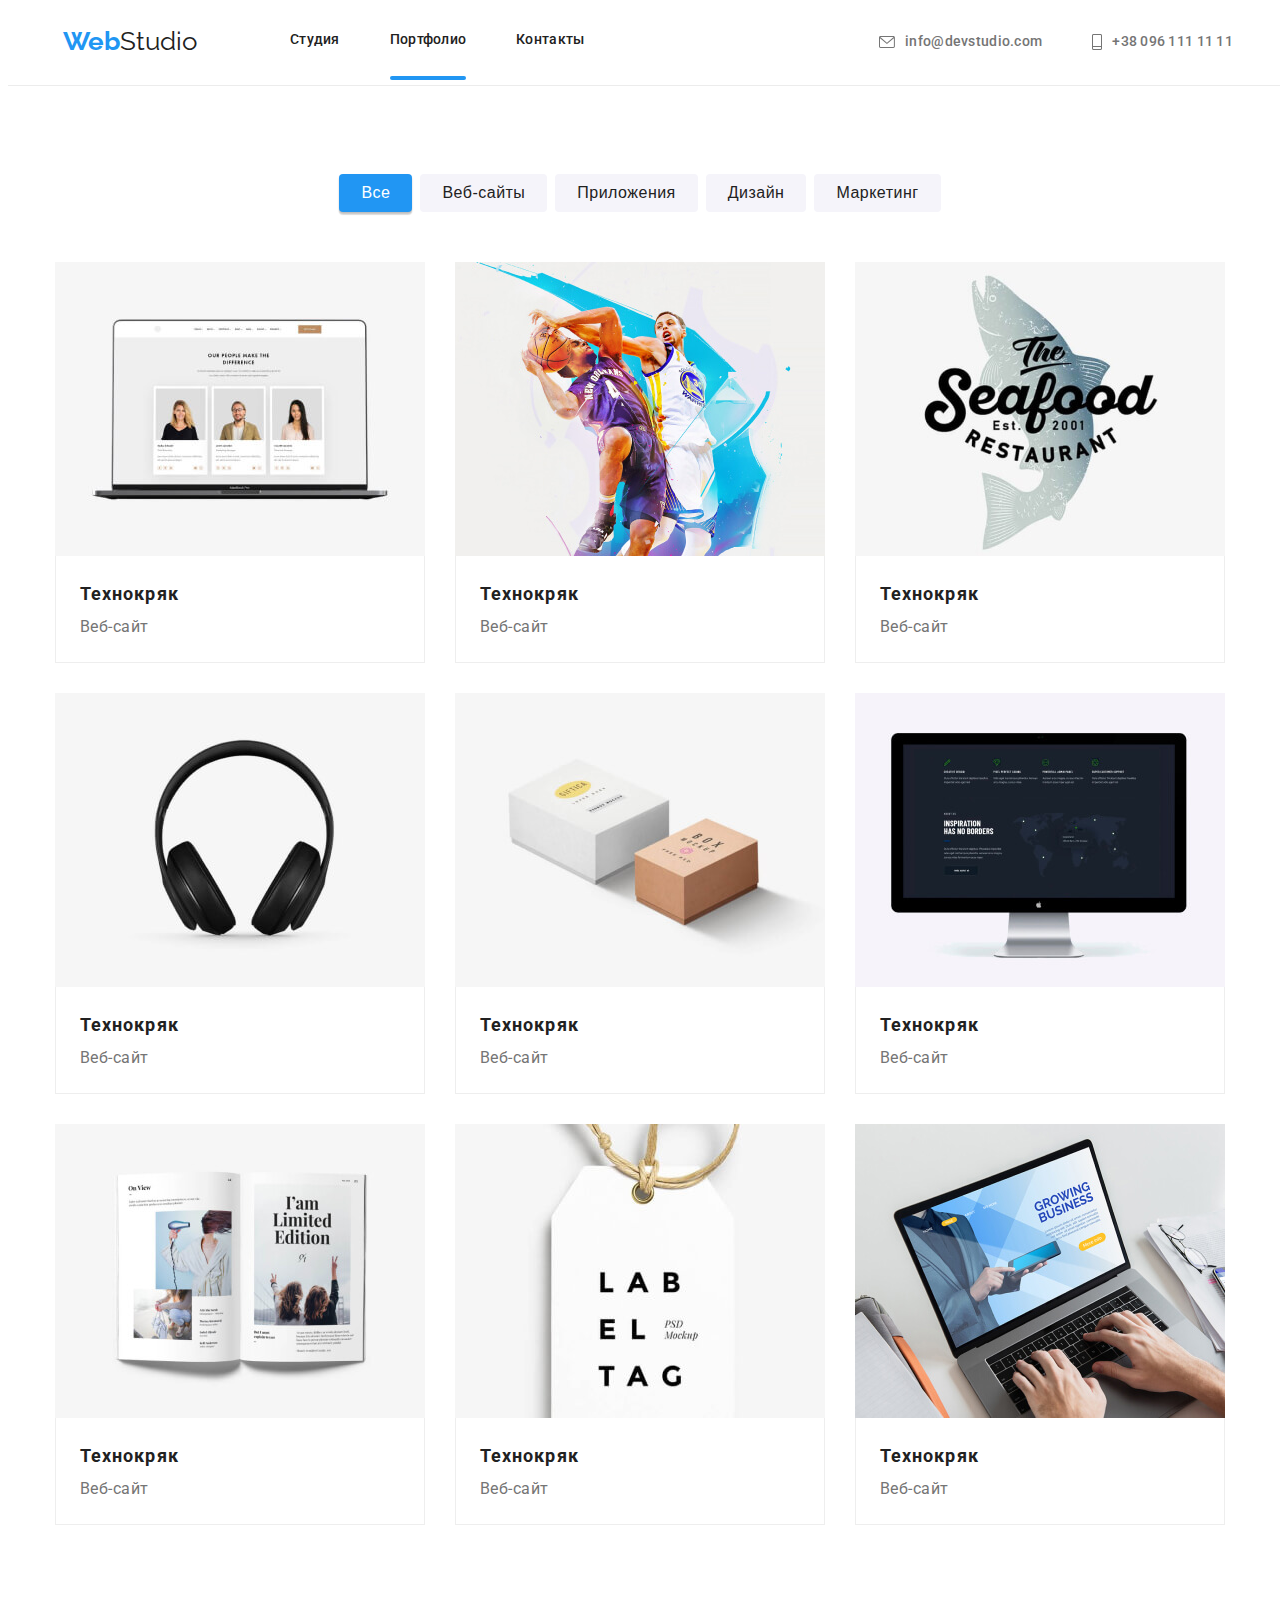
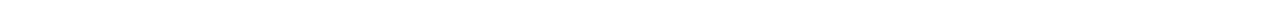
<file: portfolio.html>
<!DOCTYPE html>
<html lang="ru">
  <head>
    <meta charset="UTF-8" />
    <meta name="viewport" content="width=device-width,initial-scale=1.0" />
    <title>WebStudio</title>
    <link rel="preconnect" href="https://fonts.gstatic.com" />
    <link
      href="https://fonts.googleapis.com/css2?family=Oleo+Script&family=Raleway:wght@700&family=Roboto:wght@400;500;700;900&display=swap"
      rel="stylesheet"
    />
    <link
      rel="stylesheet"
      href="https://cdnjs.cloudflare.com/ajax/libs/modern-normalize/1.0.0/modern-normalize.min.css"
      integrity="sha512-ISS7cAi1PEhQ8jnbJpJZMd29NlhNj4AWYyLOSp2CE/CsHxTCu+r+t0D2yoJudVrd0/8fTVPUVDzY5Tvli75u/g=="
      crossorigin="anonymous"
    />
    <link rel="stylesheet" href="./css/main.min.css" />
  </head>

  <body class="page">
    <header class="header">
      <div class="container header__container">
        <nav class="nav">
          <a class="logo header__logo" href="./index.html">Web<span class="header__logo--accent">Studio</span></a>
          <ul class="nav-list list">
            <li class="nav__item"><a class="nav__link link" href="./index.html">Студия</a></li>
            <li class="nav__item"><a class="nav__link link nav__link--current current" href="./portfolio.html">Портфолио</a></li>
            <li class="nav__item"><a class="nav__link link" href="">Контакты</a></li>
          </ul>
        </nav>

        <button class="nav-open" ><svg width="24" height="16" class="icon-burger">
          <use href="./images/sprite.svg#icon-burger"></use></svg></button>

        <ul class="contacts-list list">
          <li class="contacts-list__item">
            <a class="contacts-list__link link" href="mailto:info@devstudio.com"
              ><svg class="contacts-list__icon" width="16" height="12">
                <use href="./images/sprite.svg#icon-envelope"></use></svg>info@devstudio.com</a>
          </li>
          <li class="contacts-list__item">
            <a class="contacts-list__link link" href="tel:+380961111111"><svg class=" contacts-list__icon" width="10" height="16">
                <use href="./images/sprite.svg#icon-smartphone"></use></svg>+38 096 111 11 11</a>
          </li>
        </ul>
      </div>

      <div class="mobile-nav is-hidden">
        <div class="container mobile-nav__container">
          <button class="nav-close"><svg width="25" height="25" class="icon-close">
            <use href="./images/sprite.svg#icon-close"></use></svg></button>

          <ul class="mobile-nav__list list">
            <li class="mobile-nav__item"><a class="mobile-nav__link  mobile-nav__link--accent link" href="">Студия</a></li>
            <li class="mobile-nav__item"><a class="mobile-nav__link link" href="">Портфолио</a></li>
            <li class="mobile-nav__item"><a class="mobile-nav__link link" href="">Контакты</a></li>
          </ul>
          <div class="mobile-bottom">
          <ul class="mobile-contacts__list list">
            <li class="mobile-contacts__item"><a class="mobile-contacts__link--tel link href=">+38 096 111 11 11</a></li>
            <li class="mobile-contacts__item"><a class="mobile-contacts__link--email link href=">info@devstudio.com</a></li>
          </ul>
          <ul class="mobile-social__list list">
            <li class="mobile-social__item"><a class="mobile-social__link link" href="">Instagram</a></li>
            <li class="mobile-social__item"><a class="mobile-social__link link" href="">Twitter</a></li>
            <li class="mobile-social__item"><a class="mobile-social__link link" href="">Facebook</a></li>
            <li class="mobile-social__item"><a class="mobile-social__link link" href="">linkedIn</a></li>
          </ul>
        </div>
        </div>
    </div>


    </header>
    
    <!-- Portfolio Page content -->
    <main>
      <section class="gallery section">
        <div class="container">
        <h1 class="visually-hidden">Gallery</h1>
        <ul class="filter-list list">
          <li class="filter-list__item"><button type="button" class="filter-list__button--all">Все</button></li>
          <li class="filter-list__item"><button type="button" class="filter-list__button">Веб-сайты</button></li>
          <li class="filter-list__item"><button type="button" class="filter-list__button">Приложения</button></li>
          <li class="filter-list__item"><button type="button" class="filter-list__button">Дизайн</button></li>
          <li class="filter-list__item"><button type="button" class="filter-list__button">Маркетинг</button></li>
        </ul>
  
        <ul class="gallery-list list">
          <li class="gallery-list__item">
            <a class="gallery-list__link link" href="#">
              <div class="gallery-list__thum">
                <picture>       
                  <source srcset="./images/desktop/portfolio/portfolio1.jpg 1x, ./images/desktop/portfolio/portfolio1@2x.jpg 2x" media="(min-width:1200px)">
                  <source srcset="./images/tablet/portfolio/portfolio1.jpg 1x, ./images/tablet/portfoloi/portfolio1@2x.jpg 2x" media="(min-width:768px)">       
                  <source srcset="./images/mobile/portfolio/portfolio1.jpg 1x, ./images/mobile/portfolio/portfolio1@2x.jpg 2x" media="(min-width:320px)">              
                <img class="gallery-list__img" src="./images/mobile/portfolio1.jpg" alt="picture of a laptop" aria-label="picture of a laptop">
                </picture>
  
              <p class="gallery-list__overlay">Технокряк это современная площадка распространения коронавируса. Компании используют эту платформу для цифрового шпионажа и атак на защищённые сервера конкурентов.</p>
            </div>
              <div class="gallery-list__text">
                <h3 class="gallery-list__title">Технокряк</h3>
                <p class="gallery-list__describtion">Веб-сайт</p>
              </div>
            </a>
          </li>
          <li class="gallery-list__item">
            <a class="gallery-list__link link" href="#">
              <div class="gallery-list__thum">
                <picture>       
                  <source srcset="./images/desktop/portfolio/portfolio2.jpg 1x, ./images/desktop/portfolio/portfolio2@2x.jpg 2x" media="(min-width:1200px)">
                  <source srcset="./images/tablet/portfolio/portfolio2.jpg 1x, ./images/tablet/portfoloi/portfolio2@2x.jpg 2x" media="(min-width:768px)">       
                  <source srcset="./images/mobile/portfolio/portfolio2.jpg 1x, ./images/mobile/portfolio/portfolio2@2x.jpg 2x" media="(min-width:320px)">              
                <img class="gallery-list__img" src="./images/mobile/portfolio2.jpg" alt="two men playing basketball" aria-label="two men playing basketball">
                </picture>
              <p class="gallery-list__overlay">Технокряк это современная площадка распространения коронавируса. Компании используют эту платформу для цифрового шпионажа и атак на защищённые сервера конкурентов.</p>
            </div>
              <div class="gallery-list__text">
                <h3 class="gallery-list__title">Технокряк</h3>
                <p class="gallery-list__describtion">Веб-сайт</p>
              </div>
            </a>
          </li>
          <li class="gallery-list__item">
            <a class="gallery-list__link link" href="#">
              <div class="gallery-list__thum">
                <picture>       
                  <source srcset="./images/desktop/portfolio/portfolio3.jpg 1x, ./images/desktop/portfolio/portfolio3@2x.jpg 2x" media="(min-width:1200px)">
                  <source srcset="./images/tablet/portfolio/portfolio3.jpg 1x, ./images/tablet/portfoloi/portfolio3@2x.jpg 2x" media="(min-width:768px)">       
                  <source srcset="./images/mobile/portfolio/portfolio3.jpg 1x, ./images/mobile/portfolio/portfolio3@2x.jpg 2x" media="(min-width:320px)">              
                <img class="gallery-list__img" src="./images/mobile/portfolio3.jpg" alt="seafood restaurant trademark" aria-label="seafood reastaurant trademark">
                </picture>
              <p class="gallery-list__overlay">Технокряк это современная площадка распространения коронавируса. Компании используют эту платформу для цифрового шпионажа и атак на защищённые сервера конкурентов.</p>
            </div>
              <div class="gallery-list__text">
                <h3 class="gallery-list__title">Технокряк</h3>
                <p class="gallery-list__describtion">Веб-сайт</p>
              </div>
            </a>
          </li>
          <li class="gallery-list__item">
            <a class="gallery-list__link link" href="#">
              <div class="gallery-list__thum">
                <picture>       
                  <source srcset="./images/desktop/portfolio/portfolio4.jpg 1x, ./images/desktop/portfolio/portfolio4@2x.jpg 2x" media="(min-width:1200px)">
                  <source srcset="./images/tablet/portfolio/portfolio4.jpg 1x, ./images/tablet/portfoloi/portfolio4@2x.jpg 2x" media="(min-width:768px)">       
                  <source srcset="./images/mobile/portfolio/portfolio4.jpg 1x, ./images/mobile/portfolio/portfolio4@2x.jpg 2x" media="(min-width:320px)">              
                <img class="gallery-list__img" src="./images/mobile/portfolio4.jpg" alt="set of headphones" aria-label="set of headphones">
                </picture>
              <p class="gallery-list__overlay">Технокряк это современная площадка распространения коронавируса. Компании используют эту платформу для цифрового шпионажа и атак на защищённые сервера конкурентов.</p>
            </div>
              <div class="gallery-list__text">
                <h3 class="gallery-list__title">Технокряк</h3>
                <p class="gallery-list__describtion">Веб-сайт</p>
              </div>
            </a>
          </li>
          <li class="gallery-list__item">
            <a class="gallery-list__link link" href="#">
              <div class="gallery-list__thum">
                <picture>       
                  <source srcset="./images/desktop/portfolio/portfolio5.jpg 1x, ./images/desktop/portfolio/portfolio5@2x.jpg 2x" media="(min-width:1200px)">
                  <source srcset="./images/tablet/portfolio/portfolio5.jpg 1x, ./images/tablet/portfoloi/portfolio5@2x.jpg 2x" media="(min-width:768px)">       
                  <source srcset="./images/mobile/portfolio/portfolio5.jpg 1x, ./images/mobile/portfolio/portfolio5@2x.jpg 2x" media="(min-width:320px)">              
                <img class="gallery-list__img" src="./images/mobile/portfolio5.jpg" alt="two medium size boxes" aria-label="two medium size boxes">
                </picture>
              <p class="gallery-list__overlay">Технокряк это современная площадка распространения коронавируса. Компании используют эту платформу для цифрового шпионажа и атак на защищённые сервера конкурентов.</p>
            </div>
              <div class="gallery-list__text">
                <h3 class="gallery-list__title">Технокряк</h3>
                <p class="gallery-list__describtion">Веб-сайт</p>
              </div>
            </a>
          </li>
          <li class="gallery-list__item">
            <a class="gallery-list__link link" href="#">
              <div class="gallery-list__thum">
                <picture>       
                  <source srcset="./images/desktop/portfolio/portfolio6.jpg 1x, ./images/desktop/portfolio/portfolio6@2x.jpg 2x" media="(min-width:1200px)">
                  <source srcset="./images/tablet/portfolio/portfolio6.jpg 1x, ./images/tablet/portfoloi/portfolio6@2x.jpg 2x" media="(min-width:768px)">       
                  <source srcset="./images/mobile/portfolio/portfolio6.jpg 1x, ./images/mobile/portfolio/portfolio6@2x.jpg 2x" media="(min-width:320px)">              
                <img class="gallery-list__img" src="./images/mobile/portfolio6.jpg" alt="desktop monitor" aria-label="desktop monitor">
                </picture>
              <p class="gallery-list__overlay">Технокряк это современная площадка распространения коронавируса. Компании используют эту платформу для цифрового шпионажа и атак на защищённые сервера конкурентов.</p>
            </div>
              <div class="gallery-list__text">
                <h3 class="gallery-list__title">Технокряк</h3>
                <p class="gallery-list__describtion">Веб-сайт</p>
              </div>
            </a>
          </li>
          <li class="gallery-list__item">
            <a class="gallery-list__link link" href="#">
              <div class="gallery-list__thum">
                <picture>       
                  <source srcset="./images/desktop/portfolio/portfolio7.jpg 1x, ./images/desktop/portfolio/portfolio7@2x.jpg 2x" media="(min-width:1200px)">
                  <source srcset="./images/tablet/portfolio/portfolio7.jpg 1x, ./images/tablet/portfoloi/portfolio7@2x.jpg 2x" media="(min-width:768px)">       
                  <source srcset="./images/mobile/portfolio/portfolio7.jpg 1x, ./images/mobile/portfolio/portfolio7@2x.jpg 2x" media="(min-width:320px)">              
                <img class="gallery-list__img" src="./images/mobile/portfolio7.jpg" alt="opened magazine" aria-label="opened">
                </picture>
              <p class="gallery-list__overlay">Технокряк это современная площадка распространения коронавируса. Компании используют эту платформу для цифрового шпионажа и атак на защищённые сервера конкурентов.</p>
            </div>
              <div class="gallery-list__text">
                <h3 class="gallery-list__title">Технокряк</h3>
                <p class="gallery-list__describtion">Веб-сайт</p>
              </div>
            </a>
          </li>
          <li class="gallery-list__item">
            <a class="gallery-list__link link" href="#">
              <div class="gallery-list__thum">
                <picture>       
                  <source srcset="./images/desktop/portfolio/portfolio8.jpg 1x, ./images/desktop/portfolio/portfolio8@2x.jpg 2x" media="(min-width:1200px)">
                  <source srcset="./images/tablet/portfolio/portfolio8.jpg 1x, ./images/tablet/portfoloi/portfolio8@2x.jpg 2x" media="(min-width:768px)">       
                  <source srcset="./images/mobile/portfolio/portfolio8.jpg 1x, ./images/mobile/portfolio/portfolio8@2x.jpg 2x" media="(min-width:320px)">              
                <img class="gallery-list__img" src="./images/mobile/portfolio8.jpg" alt="a label" aria-label="a label">
                </picture>
              <p class="gallery-list__overlay">Технокряк это современная площадка распространения коронавируса. Компании используют эту платформу для цифрового шпионажа и атак на защищённые сервера конкурентов.</p>
            </div>
              <div class="gallery-list__text">
                <h3 class="gallery-list__title">Технокряк</h3>
                <p class="gallery-list__describtion">Веб-сайт</p>
              </div>
            </a>
          </li>
          <li class="gallery-list__item">
            <a class="gallery-list__link link" href="#">
              <div class="gallery-list__thum">
                <picture>       
                  <source srcset="./images/desktop/portfolio/portfolio9.jpg 1x, ./images/desktop/portfolio/portfolio9@2x.jpg 2x" media="(min-width:1200px)">
                  <source srcset="./images/tablet/portfolio/portfolio9.jpg 1x, ./images/tablet/portfoloi/portfolio9@2x.jpg 2x" media="(min-width:768px)">       
                  <source srcset="./images/mobile/portfolio/portfolio9.jpg 1x, ./images/mobile/portfolio/portfolio9@2x.jpg 2x" media="(min-width:320px)">              
                <img class="gallery-list__img" src="./images/mobile/portfolio9.jpg" alt="a person typing on a laptop" aria-label="a person typing on a laptop">
                </picture>
              <p class="gallery-list__overlay">Технокряк это современная площадка распространения коронавируса. Компании используют эту платформу для цифрового шпионажа и атак на защищённые сервера конкурентов.</p>
            </div>
              <div class="gallery-list__text">
                <h3 class="gallery-list__title">Технокряк</h3>
                <p class="gallery-list__describtion">Веб-сайт</p>
              </div>
            </a>
          </li>
        </ul>
        </div>
      </section>
    </main>

    <!-- Footer -->

    <!-- <footer class="footer">
      <div class="container">
        <div class="footer-contacts">
          <a class="footer-contacts__logo logo" href="./index.html">Web<span class="accent">Studio</span></a>
          <address class="footer-contacts__address">
            <p>г. Киев, пр-т Леси Украинки, 26</p>
            <ul class="footer-contacts__list list">
              <li><a class="footer-contacts__link link  mail" href="mailto:info@devstudio.com">info@devstudio.com</a></li>
              <li><a class="footer-contacts__link link  tel" href="tel:+380961111111">+38 096 111 11 11</a></li>
            </ul>
          </address>
        </div>

        <div class="footer-networks">
          <p class="footer-networks__title footer-title">Присоединяйтесь</p>
          <ul class="footer-networks__list list">
            <li class="footer-networks__item">
              <a href="#" class="footer-networks__link link">
                <svg class="footer-networks__icon" width="20" height="16.25">
                  <use href="./images/sprite.svg#icon-instagram"></use></svg></a>
            </li>
            <li class="footer-networks__item">
              <a href="#" class="footer-networks__link">
                <svg class="footer-networks__icon" width="20" height="16.25">
                  <use href="./images/sprite.svg#icon-twitter"></use></svg></a>
            </li>
            <li class="footer-networks__item">
              <a href="#" class="footer-networks__link link">
                <svg class="footer-networks__icon" width="20" height="16.25">
                  <use href="./images/sprite.svg#icon-fb"></use></svg></a>
            </li>
            <li class="footer-networks__item">
              <a href="#" class="footer-networks__link">
                <svg class="footer-networks__icon" width="20" height="16.25">
                  <use href="./images/sprite.svg#icon-linkedin"></use></svg></a>
            </li>
          </ul>
        </div>

        <form class="footer-form" autocomplete="off" action="">
          <p class="footer-form__text footer-title">Подпишитесь на рассылку</p>
          <div class="footer-form__wrap">
          <input class="footer-form__field" class type="email" placeholder="E-mail">
          <button class="button footer-form__button" type="button">Подписаться<svg class="footer-form__icon" width="24" height="24">
            <use href="./images/sprite.svg#icon-icon-send"></use></svg></button>
          </div>
        </form>
      </div>
    </footer> -->

  </body>
</html>
</file>
<file: css/main.min.css>
:root{--text-color: #757575;--title-color: #212121;--secondary-text-color: #ffffff;--primary-bg-color: #ffffff;--secondary-bg-color: #f5f4fa;--accent-color: #2196f3;--icon-bg-color: #afb1bb;--timing-function: cubic-bezier(0.4, 0, 0.2, 1);--transition-delay: 250ms}html{-webkit-box-sizing:border-box;box-sizing:border-box}*,*::before,*::after{-webkit-box-sizing:inherit;box-sizing:inherit}.visually-hidden{position:absolute;width:1px;height:1px;border:0;margin:-1px;padding:0;clip:rect(0 0 0 0);overflow:hidden}body{background-color:var(--primary-bg-color);color:var(--text-color) #757575;font-family:Roboto, sans-serif;letter-spacing:0.03}ul{margin:0;padding-left:0;list-style:none}a{display:inline-block;text-decoration:none}h1,h2,h3,h4,h5,h6,p{margin:0}img{display:block;max-width:100%;height:auto}.section{padding-top:60px;padding-bottom:60px}@media screen and (min-width: 1200px){.section{padding-top:94px;padding-bottom:94px}}.logo,.nav__link--current,.nav__link:hover,.nav__link:focus,.contacts-list__link:hover,.contacts-list__link:focus,.footer .link:hover,.footer .link:focus{color:var(--accent-color)}.container{padding-right:15px;padding-left:15px;margin-left:auto;margin-right:auto;width:100%}@media screen and (min-width: 480px){.container{width:480px}}@media screen and (min-width: 768px){.container{width:768px}}@media screen and (min-width: 1200px){.container{width:1200px}}.backdrop{position:fixed;top:0;left:0;width:100%;height:100%;background:rgba(0,0,0,0.2);opacity:1;-webkit-transition:opacity var(--transition-delay) var(--timing-function);transition:opacity var(--transition-delay) var(--timing-function)}.backdrop.is-hidden{opacity:0;pointer-events:none}.backdrop.is-hidden .modal{-webkit-transform:translate(-50%, -50%) scale(0.9);transform:translate(-50%, -50%) scale(0.9)}.modal{position:absolute;top:50%;left:50%;width:95%;min-height:581px;padding:40px;background-color:var(--primary-bg-color);-webkit-box-shadow:0px 1px 3px rgba(0,0,0,0.12),0px 1px 1px rgba(0,0,0,0.14),0px 2px 1px rgba(0,0,0,0.2);box-shadow:0px 1px 3px rgba(0,0,0,0.12),0px 1px 1px rgba(0,0,0,0.14),0px 2px 1px rgba(0,0,0,0.2);border-radius:4px;-webkit-transform:translate(-50%, -50%) scale(1);transform:translate(-50%, -50%) scale(1);-webkit-transition:-webkit-transform var(--transition-delay) var(--timing-function);transition:-webkit-transform var(--transition-delay) var(--timing-function);transition:transform var(--transition-delay) var(--timing-function);transition:transform var(--transition-delay) var(--timing-function), -webkit-transform var(--transition-delay) var(--timing-function)}@media screen and (min-width: 480px){.modal{width:450px;min-with:unset}}@media screen and (min-width: 1200px){.modal{width:528px;min-width:unset}}.modal__btn{position:absolute;top:8px;right:8px;display:-webkit-box;display:-ms-flexbox;display:flex;-webkit-box-pack:center;-ms-flex-pack:center;justify-content:center;-webkit-box-align:center;-ms-flex-align:center;align-items:center;width:30px;height:30px;border-radius:50%;position:absolute;background:transparent;border:1px solid rgba(0,0,0,0.1);cursor:pointer}.modal__btn:hover .modal__btn--close{fill:var(--accent-color)}.modal__title{font-weight:700;font-size:20px;margin-bottom:12px;line-height:1.15em;text-align:center;letter-spacing:0.03em;color:var(--title-color)}.contact-form__input{display:block;padding-left:40px;margin-right:0 auto;margin-left:0 auto;width:100%;height:40px;border:1px solid rgba(33,33,33,0.2);-webkit-box-sizing:border-box;box-sizing:border-box;border-radius:4px;outline-color:var(--accent-color);cursor:pointer}.contact-form__input:focus{border-color:var(--accent-color)}.contact-form__input:focus+.contact-form__icon{fill:var(--accent-color)}.contact-form__wrapper{position:relative;margin-bottom:10px}.contact-form__icon{position:absolute;top:50%;left:14px}.contact-form__label{display:block;font-size:12px;margin-bottom:4px;line-height:1.16em;letter-spacing:0.01em;color:var(--text-color)}.text-area{width:100%;height:120px;resize:none;padding-top:12px;padding-bottom:12px;padding-left:16px;padding-right:16px;margin-bottom:20px}.text-area::-webkit-input-placeholder{font-size:12px;line-height:1.16em;letter-spacing:0.01em;color:rgba(117,117,117,0.5)}.text-area:-ms-input-placeholder{font-size:12px;line-height:1.16em;letter-spacing:0.01em;color:rgba(117,117,117,0.5)}.text-area::-ms-input-placeholder{font-size:12px;line-height:1.16em;letter-spacing:0.01em;color:rgba(117,117,117,0.5)}.text-area::placeholder{font-size:12px;line-height:1.16em;letter-spacing:0.01em;color:rgba(117,117,117,0.5)}.contact-form__text{font-size:14px;line-height:1.71em;letter-spacing:0.03em;color:var(--text-color)}.contact-form__link{color:var(--accent-color);text-decoration:underline}.contact-form__wrapper--checkbox{margin-bottom:30px}.contact-form__span{display:-webkit-box;display:-ms-flexbox;display:flex;-webkit-box-align:center;-ms-flex-align:center;align-items:center;-webkit-box-pack:center;-ms-flex-pack:center;justify-content:center;width:16px;height:15px;border:2px solid var(--title-color);border-radius:3px;margin-right:8px}.check-icon{fill:var(--primary-bg-color)}.contact-form__input--checkbox:checked+.contact-form__label--checkbox>.contact-form__span{border:none;background-color:var(--accent-color)}.contact-form__input--checkbox:focus+.contact-form__label--checkbox>.contact-form__span{border-color:var(--accent-color)}.contact-form__label--checkbox{display:-webkit-box;display:-ms-flexbox;display:flex;-webkit-box-align:center;-ms-flex-align:center;align-items:center;padding-left:12px}.contact-form__send{padding-left:55px;padding-right:55px}.logo{display:inline-block;font-family:Raleway, sans-serif;font-weight:700;font-size:26px;line-height:1.19em;padding-bottom:25px;padding-top:24px;text-decoration:none}.header{position:fixed;z-index:100;width:100%;background-color:var(--primary-bg-color);top:0}.header__container{display:-webkit-box;display:-ms-flexbox;display:flex;-webkit-box-align:center;-ms-flex-align:center;align-items:center;-webkit-box-pack:justify;-ms-flex-pack:justify;justify-content:space-between}.header__logo{margin-right:93px}.header__logo--accent{color:var(--title-color);font-family:Raleway, sans-serif;font-weight:400;font-size:26px;line-height:1.38em;letter-spacing:0.03}.nav{display:-webkit-box;display:-ms-flexbox;display:flex}.nav__link{position:relative;color:var(--title-color);font-weight:500;font-size:14px;line-height:1.14em;letter-spacing:0.02em;text-decoration:none;padding-top:32px;padding-bottom:32px;-webkit-transition:color var(--transition-delay) var(--timing-function);transition:color var(--transition-delay) var(--timing-function)}.nav__link--current::after{position:absolute;display:block;width:100%;height:4px;content:'';bottom:0;left:0;background-color:var(--accent-color);border-radius:2px}.nav-list{display:none}@media screen and (min-width: 768px){.nav-list{display:-webkit-inline-box;display:-ms-inline-flexbox;display:inline-flex}}.nav__item:not(:last-child){margin-right:50px}.contacts-list__link{color:var(--text-color);font-weight:500;font-size:14px;line-height:1.14em;letter-spacing:0.02em;padding-top:32px;padding-bottom:32px;-webkit-transition:color var(--transition-delay) var(--timing-function);transition:color var(--transition-delay) var(--timing-function);display:-webkit-box;display:-ms-flexbox;display:flex;-webkit-box-align:center;-ms-flex-align:center;align-items:center}@media screen and (min-width: 768px){.contacts-list__link{padding:0}}.contacts-list{display:none}@media screen and (min-width: 768px){.contacts-list{display:block;margin-left:auto}}@media screen and (min-width: 1200px){.contacts-list{display:-webkit-box;display:-ms-flexbox;display:flex}}@media screen and (min-width: 768px){.contacts-list__item:not(:last-child){margin-bottom:10px}}@media screen and (min-width: 1200px){.contacts-list__item:not(:last-child){margin-right:50px;margin-bottom:unset}}.contacts-list__icon{fill:currentColor;margin-right:10px}.mobile-nav__container{position:relative;padding-right:40px;padding-left:40px;display:-webkit-box;display:-ms-flexbox;display:flex;-webkit-box-orient:vertical;-webkit-box-direction:normal;-ms-flex-direction:column;flex-direction:column;-webkit-box-pack:justify;-ms-flex-pack:justify;justify-content:space-between;height:100%}.mobile-nav{position:fixed;background-color:#fff;top:0;left:0;width:100vw;height:100vh;padding-top:48px;padding-bottom:48px}.mobile-nav.is-hidden{opacity:0;pointer-events:none;-webkit-transform:translate(-50%, -50%) scale(0.9);transform:translate(-50%, -50%) scale(0.9)}@media screen and (min-width: 768px){.mobile-nav{display:none}}.mobile-nav__item:not(:last-child){margin-bottom:32px}.mobile-nav__link{font-style:400;font-weight:500;font-size:40px;line-height:1.17;letter-spacing:0.02em;color:#212121}.mobile-nav__link--accent{font-style:400;font-weight:500;font-size:40px;line-height:1.17;text-align:center;letter-spacing:0.02em;color:#2196F3}.mobile-contacts__link--tel{font-style:400;font-weight:500;font-size:34px;line-height:1.17;letter-spacing:0.02em;color:#2196F3;margin-bottom:32px}.mobile-contacts__link--email{font-style:400;font-weight:500;font-size:24px;line-height:1.16;letter-spacing:0.02em;color:#757575}.mobile-social__list{display:-webkit-box;display:-ms-flexbox;display:flex;-webkit-box-pack:justify;-ms-flex-pack:justify;justify-content:space-between}.mobile-social__link{font-weight:500;font-size:18px;line-height:1.22px;letter-spacing:0.02em;color:#2196F3}.mobile-social__item:not(:last-child){position:relative}.mobile-social__item:not(:last-child):after{position:absolute;display:block;content:"";width:1px;height:100%;background:rgba(33,33,33,0.2);right:-20px;top:0}.mobile-contacts__list{margin-bottom:64px}.nav-close{background:none;border:none;cursor:pointer;position:absolute;right:15px;top:-20px}.nav-open{background:none;border:none;cursor:pointer}@media screen and (min-width: 768px){.nav-open{display:none}}.hero{max-width:1600px;background-image:-webkit-gradient(linear, left top, right top, from(rgba(47,48,58,0.4)), to(rgba(47,48,58,0.4))),url("../images/hero-banner-1.jpg");background-image:linear-gradient(to right, rgba(47,48,58,0.4), rgba(47,48,58,0.4)),url("../images/hero-banner-1.jpg");background-repeat:no-repeat;background-size:cover;background-position:50% 50%;padding-top:118px;padding-bottom:118px;margin-right:auto;margin-left:auto;margin-top:80px}@media screen and (min-width: 1200px){.hero{padding-top:200px;padding-bottom:200px}}@media screen and (min-device-pixel-ratio: 2) and (max-width: 767px), screen and (-webkit-min-device-pixel-ratio: 2) and (max-width: 767px), screen and (min-resolution: 192dpi) and (max-width: 767px), screen and (min-resolution: 2dppx) and (max-width: 767px){.hero{background-image:-webkit-gradient(linear, left bottom, left top, from(rgba(47,48,58,0.4)), to(rgba(47,48,58,0.4))) url("../images/mobile/hero/hero@2x.jpg");background-image:linear-gradient(to top, rgba(47,48,58,0.4), rgba(47,48,58,0.4)) url("../images/mobile/hero/hero@2x.jpg")}}@media screen and (min-device-pixel-ratio: 2) and (min-width: 768px), screen and (-webkit-min-device-pixel-ratio: 2) and (min-width: 768px), screen and (min-resolution: 192dpi) and (min-width: 768px), screen and (min-resolution: 2dppx) and (min-width: 768px){.hero{background-image:-webkit-gradient(linear, left bottom, left top, from(rgba(47,48,58,0.4)), to(rgba(47,48,58,0.4))) url("../images/tablet/hero/hero@2x.jpg");background-image:linear-gradient(to top, rgba(47,48,58,0.4), rgba(47,48,58,0.4)) url("../images/tablet/hero/hero@2x.jpg")}}@media screen and (min-device-pixel-ratio: 2) and (min-width: 1200px), screen and (-webkit-min-device-pixel-ratio: 2) and (min-width: 1200px), screen and (min-resolution: 192dpi) and (min-width: 1200px), screen and (min-resolution: 2dppx) and (min-width: 1200px){.hero{background-image:-webkit-gradient(linear, left bottom, left top, from(rgba(47,48,58,0.4)), to(rgba(47,48,58,0.4))) url("../images/desktop/hero/hero@2x.jpg");background-image:linear-gradient(to top, rgba(47,48,58,0.4), rgba(47,48,58,0.4)) url("../images/desktop/hero/hero@2x.jpg")}}.hero__title{width:100%;margin:0 auto;margin-bottom:30px;color:var(--secondary-text-color);font-weight:900;font-size:26px;line-height:1.62;letter-spacing:0.06em;text-transform:uppercase;text-align:center}@media screen and (min-width: 480px){.hero__title{width:360px}}@media screen and (min-width: 1200px){.hero__title{width:696px}}@media screen and (min-width: 1200px){.hero__title{font-size:44px;line-height:1.36em}}.button{display:block;margin:0 auto;padding-top:10px;padding-bottom:10px;padding-right:32px;padding-left:32px;border:none;border-radius:4px;font-weight:700;font-size:16px;line-height:1.9em;letter-spacing:0.06em;text-align:center;cursor:pointer;color:var(--secondary-text-color);background-color:var(--accent-color)}.features-list{margin-bottom:-30px}@media screen and (min-width: 768px){.features-list{display:-webkit-box;display:-ms-flexbox;display:flex;-ms-flex-wrap:wrap;flex-wrap:wrap;margin-left:-30px}}.features-list__item{width:100%;margin-bottom:30px}@media screen and (min-width: 768px){.features-list__item{-ms-flex-preferred-size:calc((100% - 60px) / 2);flex-basis:calc((100% - 60px) / 2);margin-left:30px}}@media screen and (min-width: 1200px){.features-list__item{-ms-flex-preferred-size:calc((100% - 120px) / 4);flex-basis:calc((100% - 120px) / 4);margin-left:30px}}.features-list__icon{display:-webkit-box;display:-ms-flexbox;display:flex;width:100%;height:120px;-webkit-box-align:center;-ms-flex-align:center;align-items:center;-webkit-box-pack:center;-ms-flex-pack:center;justify-content:center;background-color:var(--secondary-bg-color);margin-bottom:30px;border-radius:4px;color:var(--accent-color)}.features-list__title{margin-bottom:10px;color:var(--title-color);font-weight:700;font-size:14px;line-height:1.14em;letter-spacing:0.03em;text-transform:uppercase;text-align:center}@media screen and (min-width: 768px){.features-list__title{text-align:left}}.features-list__text{color:var(--text-color);font-size:14px;line-height:1.71em;letter-spacing:0.03em}.work{padding-top:0;display:none}@media screen and (min-width: 1200px){.work{display:block}}.work-list{display:-webkit-box;display:-ms-flexbox;display:flex;margin-left:-30px}.work-list__item{position:relative;margin-left:30px}.work-list__text{display:-webkit-box;display:-ms-flexbox;display:flex;-webkit-box-pack:center;-ms-flex-pack:center;justify-content:center;-webkit-box-align:center;-ms-flex-align:center;align-items:center;position:absolute;bottom:0;width:100%;height:70px;font-weight:700;font-size:14px;line-height:1.14em;text-align:center;letter-spacing:0.03em;text-transform:uppercase;color:var(--secondary-text-color);background:rgba(47,48,58,0.8)}.work__title{margin-bottom:50px;color:var(--title-color);font-weight:700;font-size:36px;line-height:1.16em;text-align:center;letter-spacing:0.03em}.team{background-color:var(--secondary-bg-color)}.team__title{margin-bottom:30px;color:var(--title-color);font-weight:700;font-size:28px;line-height:1.16em;text-align:center;letter-spacing:0.03em}@media screen and (min-width: 1200px){.team__title{margin-bottom:50px;font-size:36px}}.team-list{margin-bottom:-30px}@media screen and (min-width: 768px){.team-list{display:-webkit-box;display:-ms-flexbox;display:flex;-ms-flex-wrap:wrap;flex-wrap:wrap;margin-left:-30px}}.team-list__item{width:100%;margin-bottom:30px;background:var(--primary-bg-color);-webkit-box-shadow:0px 1px 3px rgba(0,0,0,0.12),0px 1px 1px rgba(0,0,0,0.14),0px 2px 1px rgba(0,0,0,0.2);box-shadow:0px 1px 3px rgba(0,0,0,0.12),0px 1px 1px rgba(0,0,0,0.14),0px 2px 1px rgba(0,0,0,0.2);border-radius:0px 0px 4px 4px}@media screen and (min-width: 768px){.team-list__item{-ms-flex-preferred-size:calc((100% - 60px) / 2);flex-basis:calc((100% - 60px) / 2);margin-left:30px}}@media screen and (min-width: 1200px){.team-list__item{-ms-flex-preferred-size:calc((100% - 120px) / 4);flex-basis:calc((100% - 120px) / 4);margin-left:30px}}.team-list__wrapper{padding-top:30px;padding-bottom:30px;padding-right:30px;padding-left:30px}.team-list__title{margin-bottom:10px;font-weight:500;font-size:16px;line-height:1.14;text-align:center;letter-spacing:0.03em;color:var(--title-color)}.team-list__text{font-size:16px;line-height:1.14;text-align:center;letter-spacing:0.03em;color:var(--text-color);padding-bottom:16px}.socials-list{display:-webkit-box;display:-ms-flexbox;display:flex;-webkit-box-align:center;-ms-flex-align:center;align-items:center;-webkit-box-pack:center;-ms-flex-pack:center;justify-content:center}.socials-list__item:not(:last-child){margin-right:10px}.socials-list__svg{fill:var(--icon-bg-color)}.socials-list__link{display:-webkit-box;display:-ms-flexbox;display:flex;-webkit-box-align:center;-ms-flex-align:center;align-items:center;-webkit-box-pack:center;-ms-flex-pack:center;justify-content:center;width:44px;height:44px;border-radius:50px;background-color:var(--primary-bg-color);-webkit-transition:background-color var(--transition-delay) var(--timing-function);transition:background-color var(--transition-delay) var(--timing-function)}.socials-list__link:hover,.socials-list__link:focus{background-color:var(--accent-color)}.socials-list__link:hover .socials-list__svg,.socials-list__link:focus .socials-list__svg{fill:var(--secondary-bg-color);-webkit-transition:fill var(--transition-delay) var(--timing-function);transition:fill var(--transition-delay) var(--timing-function)}.clients__title{margin:0 auto;margin-bottom:30px;font-weight:700;font-size:28px;line-height:1.16em;text-align:center;letter-spacing:0.03em;color:var(--title-color)}@media screen and (min-width: 1200px){.clients__title{margin-bottom:50px;font-size:36px}}.clients-list{margin-bottom:-30px;display:-webkit-box;display:-ms-flexbox;display:flex;-ms-flex-wrap:wrap;flex-wrap:wrap;margin-left:-30px}.clients-list__item{height:90px;-ms-flex-preferred-size:calc((100% - 60px) / 2);flex-basis:calc((100% - 60px) / 2);margin-left:30px;margin-bottom:30px}@media screen and (min-width: 768px){.clients-list__item{-ms-flex-preferred-size:calc((100% - 90px) / 3);flex-basis:calc((100% - 90px) / 3)}}@media screen and (min-width: 1200px){.clients-list__item{-ms-flex-preferred-size:calc((100% - 180px) / 6);flex-basis:calc((100% - 180px) / 6)}}.clients-list__icon{fill:var(--icon-bg-color);-webkit-transition:fill var(--transition-delay) var(--timing-function);transition:fill var(--transition-delay) var(--timing-function)}.clients-list__link{display:-webkit-box;display:-ms-flexbox;display:flex;-webkit-box-align:center;-ms-flex-align:center;align-items:center;-webkit-box-pack:center;-ms-flex-pack:center;justify-content:center;color:var(--accent-color);width:100%;height:92px;border:1px solid var(--icon-bg-color);-webkit-box-sizing:border-box;box-sizing:border-box;border-radius:4px;outline:none;-webkit-transition:border-color var(--transition-delay) var(--timing-function);transition:border-color var(--transition-delay) var(--timing-function)}.clients-list__link:hover,.clients-list__link:focus{border:1px solid var(--accent-color)}.clients-list__link:hover .clients-list__icon,.clients-list__link:focus .clients-list__icon{fill:var(--accent-color)}.footer{padding-top:60px;padding-bottom:60px;background-color:#2f303a}.footer__container{width:100%;display:-webkit-box;display:-ms-flexbox;display:flex;-webkit-box-orient:vertical;-webkit-box-direction:normal;-ms-flex-direction:column;flex-direction:column;-webkit-box-align:center;-ms-flex-align:center;align-items:center;text-align:center}@media screen and (min-width: 480px){.footer__container{width:480px}}@media screen and (min-width: 768px){.footer__container{width:768px;-ms-flex-wrap:wrap;flex-wrap:wrap;-ms-flex-pack:distribute;justify-content:space-around;-webkit-box-orient:unset;-webkit-box-direction:unset;-ms-flex-direction:unset;flex-direction:unset}}@media screen and (min-width: 1200px){.footer__container{width:1200px;-webkit-box-align:start;-ms-flex-align:start;align-items:flex-start;-ms-flex-pack:distribute;justify-content:space-around;-webkit-box-orient:unset;-webkit-box-direction:unset;-ms-flex-direction:unset;flex-direction:unset;text-align:unset}}.footer-contacts__logo{margin-bottom:20px;padding:0}.footer-contacts__logo .accent{color:var(--secondary-text-color)}.footer-contacts__address{width:100%;color:var(--secondary-text-color);font-style:normal;font-size:14px;line-height:1.71;letter-spacing:0.03em}.footer-contacts__address>p{margin-bottom:9px}.footer-contacts__link{color:rgba(255,255,255,0.6);font-size:14px;line-height:1.71;letter-spacing:0.03em}.footer-contacts__address .accent{color:var(--secondary-text-color)}.footer-networks__list{margin-bottom:60px}.footer-contacts__list{margin-bottom:60px}.footer-contacts__list li:first-child{margin-bottom:9px}.footer-title{font-weight:700;font-size:14px;line-height:1.17;letter-spacing:0.03em;text-transform:uppercase;color:var(--secondary-text-color);margin-bottom:20px}.footer-networks__link{display:-webkit-box;display:-ms-flexbox;display:flex;background:rgba(255,255,255,0.1);width:100%;height:100%;border-radius:50%;-webkit-box-align:center;-ms-flex-align:center;align-items:center;-webkit-box-pack:center;-ms-flex-pack:center;justify-content:center;-webkit-transition:background-color var(--transition-delay) var(--timing-function);transition:background-color var(--transition-delay) var(--timing-function)}.footer-networks__list{display:-webkit-box;display:-ms-flexbox;display:flex}.footer-networks__item{width:44px;height:44px;margin-right:10px}.footer-networks__icon{fill:var(--secondary-bg-color)}.footer-networks__link:hover,.footer-networks__link:focus{background-color:var(--accent-color)}.footer-form{width:100%}@media screen and (min-width: 768px){.footer-form{width:450px}}@media screen and (min-width: 1200px){.footer-form{width:450px}}.footer-form__field{width:100%;height:50px;padding-left:16px;border:1px solid rgba(255,255,255,0.3);-webkit-filter:drop-shadow(0px 4px 4px rgba(0,0,0,0.15));filter:drop-shadow(0px 4px 4px rgba(0,0,0,0.15));border-radius:4px;background:#2F303A;color:#ffffff;margin-bottom:20px}@media screen and (min-width: 768px){.footer-form__field{width:450px}}@media screen and (min-width: 1200px){.footer-form__field{width:358px;margin-right:12px}}.footer-form__wrap{width:100%;display:-webkit-box;display:-ms-flexbox;display:flex;-webkit-box-orient:vertical;-webkit-box-direction:normal;-ms-flex-direction:column;flex-direction:column}@media screen and (min-width: 1200px){.footer-form__wrap{-webkit-box-pack:center;-ms-flex-pack:center;justify-content:center;-webkit-box-align:baseline;-ms-flex-align:baseline;align-items:baseline;-webkit-box-orient:unset;-webkit-box-direction:unset;-ms-flex-direction:unset;flex-direction:unset}}.footer-form__button{display:-webkit-box;display:-ms-flexbox;display:flex;-webkit-box-pack:center;-ms-flex-pack:center;justify-content:center;-webkit-box-align:center;-ms-flex-align:center;align-items:center;padding-left:29px;padding-right:28px}.footer-form__icon{margin-left:10px;fill:var(--primary-bg-color)}.main{font-family:Roboto, sans-serif}.visually-hidden{position:absolute;width:1px;height:1px;border:0;margin:-1px;padding:0;clip:rect(0 0 0 0);overflow:hidden}.header{border-bottom:1px solid #ececec}.gallery{margin-top:80px}.filter-list{display:-webkit-box;display:-ms-flexbox;display:flex;-ms-flex-wrap:wrap;flex-wrap:wrap;margin-bottom:25px}@media screen and (min-width: 768px){.filter-list{-ms-flex-wrap:nowrap;flex-wrap:nowrap;-webkit-box-pack:center;-ms-flex-pack:center;justify-content:center;margin-bottom:30px}}@media screen and (min-width: 1200px){.filter-list{margin-bottom:50px}}.filter-list__item{margin-bottom:15px}@media screen and (min-width: 768px){.filter-list__item{margin-bottom:unset}}@media screen and (min-width: 1200px){.filter-list__item{margin-bottom:unset}}.filter-list__item:not(:last-child){margin-right:8px}.filter-list__button{color:var(--title-color);background-color:var(--secondary-bg-color);padding:6px 22px;border:none;font-weight:500;font-size:16px;line-height:1.62em;text-align:center;letter-spacing:0.03em;display:inline-block;cursor:pointer;border-radius:4px;-webkit-transition:background-color 250ms cubic-bezier(0.4, 0, 0.2, 1),color 250ms cubic-bezier(0.4, 0, 0.2, 1);transition:background-color 250ms cubic-bezier(0.4, 0, 0.2, 1),color 250ms cubic-bezier(0.4, 0, 0.2, 1)}.filter-list__button:hover,.filter-list__button:focus{color:var(--secondary-text-color);background-color:var(--accent-color);-webkit-box-shadow:0px 3px 1px rgba(0,0,0,0.1),0px 1px 2px rgba(0,0,0,0.08),0px 2px 2px rgba(0,0,0,0.12);box-shadow:0px 3px 1px rgba(0,0,0,0.1),0px 1px 2px rgba(0,0,0,0.08),0px 2px 2px rgba(0,0,0,0.12)}.filter-list__button--all{padding:6px 22px;border:none;font-weight:500;font-size:16px;line-height:1.62em;text-align:center;letter-spacing:0.03em;display:inline-block;cursor:pointer;border-radius:4px;color:var(--secondary-text-color);background-color:var(--accent-color);-webkit-box-shadow:0px 3px 1px rgba(0,0,0,0.1),0px 1px 2px rgba(0,0,0,0.08),0px 2px 2px rgba(0,0,0,0.12);box-shadow:0px 3px 1px rgba(0,0,0,0.1),0px 1px 2px rgba(0,0,0,0.08),0px 2px 2px rgba(0,0,0,0.12)}.gallery-list{margin-bottom:-30px}@media screen and (min-width: 768px){.gallery-list{display:-webkit-box;display:-ms-flexbox;display:flex;-ms-flex-wrap:wrap;flex-wrap:wrap;margin-left:-30px}}.gallery-list__title{color:var(--title-color);font-weight:700;font-size:18px;line-height:2em;letter-spacing:0.06em}.gallery-list__describtion{color:var(--text-color);font-size:16px;line-height:1.87em;letter-spacing:0.03em}.gallery-list__item{width:100%;margin-bottom:30px}@media screen and (min-width: 768px){.gallery-list__item{-ms-flex-preferred-size:calc((100% - 60px) / 2);flex-basis:calc((100% - 60px) / 2);margin-left:30px}}@media screen and (min-width: 1200px){.gallery-list__item{-ms-flex-preferred-size:calc((100% - 90px) / 3);flex-basis:calc((100% - 90px) / 3);margin-left:30px}}.gallery-list__link{display:block;width:100%;height:100%}.gallery-list__link:hover,.gallery-list__link:focus{-webkit-box-shadow:0px 1px 1px rgba(0,0,0,0.12),0px 4px 4px rgba(0,0,0,0.06),1px 4px 6px rgba(0,0,0,0.16);box-shadow:0px 1px 1px rgba(0,0,0,0.12),0px 4px 4px rgba(0,0,0,0.06),1px 4px 6px rgba(0,0,0,0.16)}.gallery-list__link:hover .gallery-list__overlay{-webkit-transform:translateY(0);transform:translateY(0);opacity:1;-webkit-transition:-webkit-transform 250ms var(--timing-function);transition:-webkit-transform 250ms var(--timing-function);transition:transform 250ms var(--timing-function);transition:transform 250ms var(--timing-function), -webkit-transform 250ms var(--timing-function)}.gallery-list__text{padding:20px 24px;border:1px solid #eeeeee;border-top:none}.gallery-list__thum{position:relative;overflow:hidden}.gallery-list__overlay{position:absolute;top:0;left:0;width:100%;height:100%;background:rgba(33,150,243,0.9);-webkit-transform:translateY(100%);transform:translateY(100%);-webkit-transition:var(--transition-delay) var(--timing-function);transition:var(--transition-delay) var(--timing-function);font-weight:400;font-size:18px;line-height:1.5;letter-spacing:0.03em;color:#ffffff;padding:63px 24px}
/*# sourceMappingURL=main.min.css.map */
</file>
